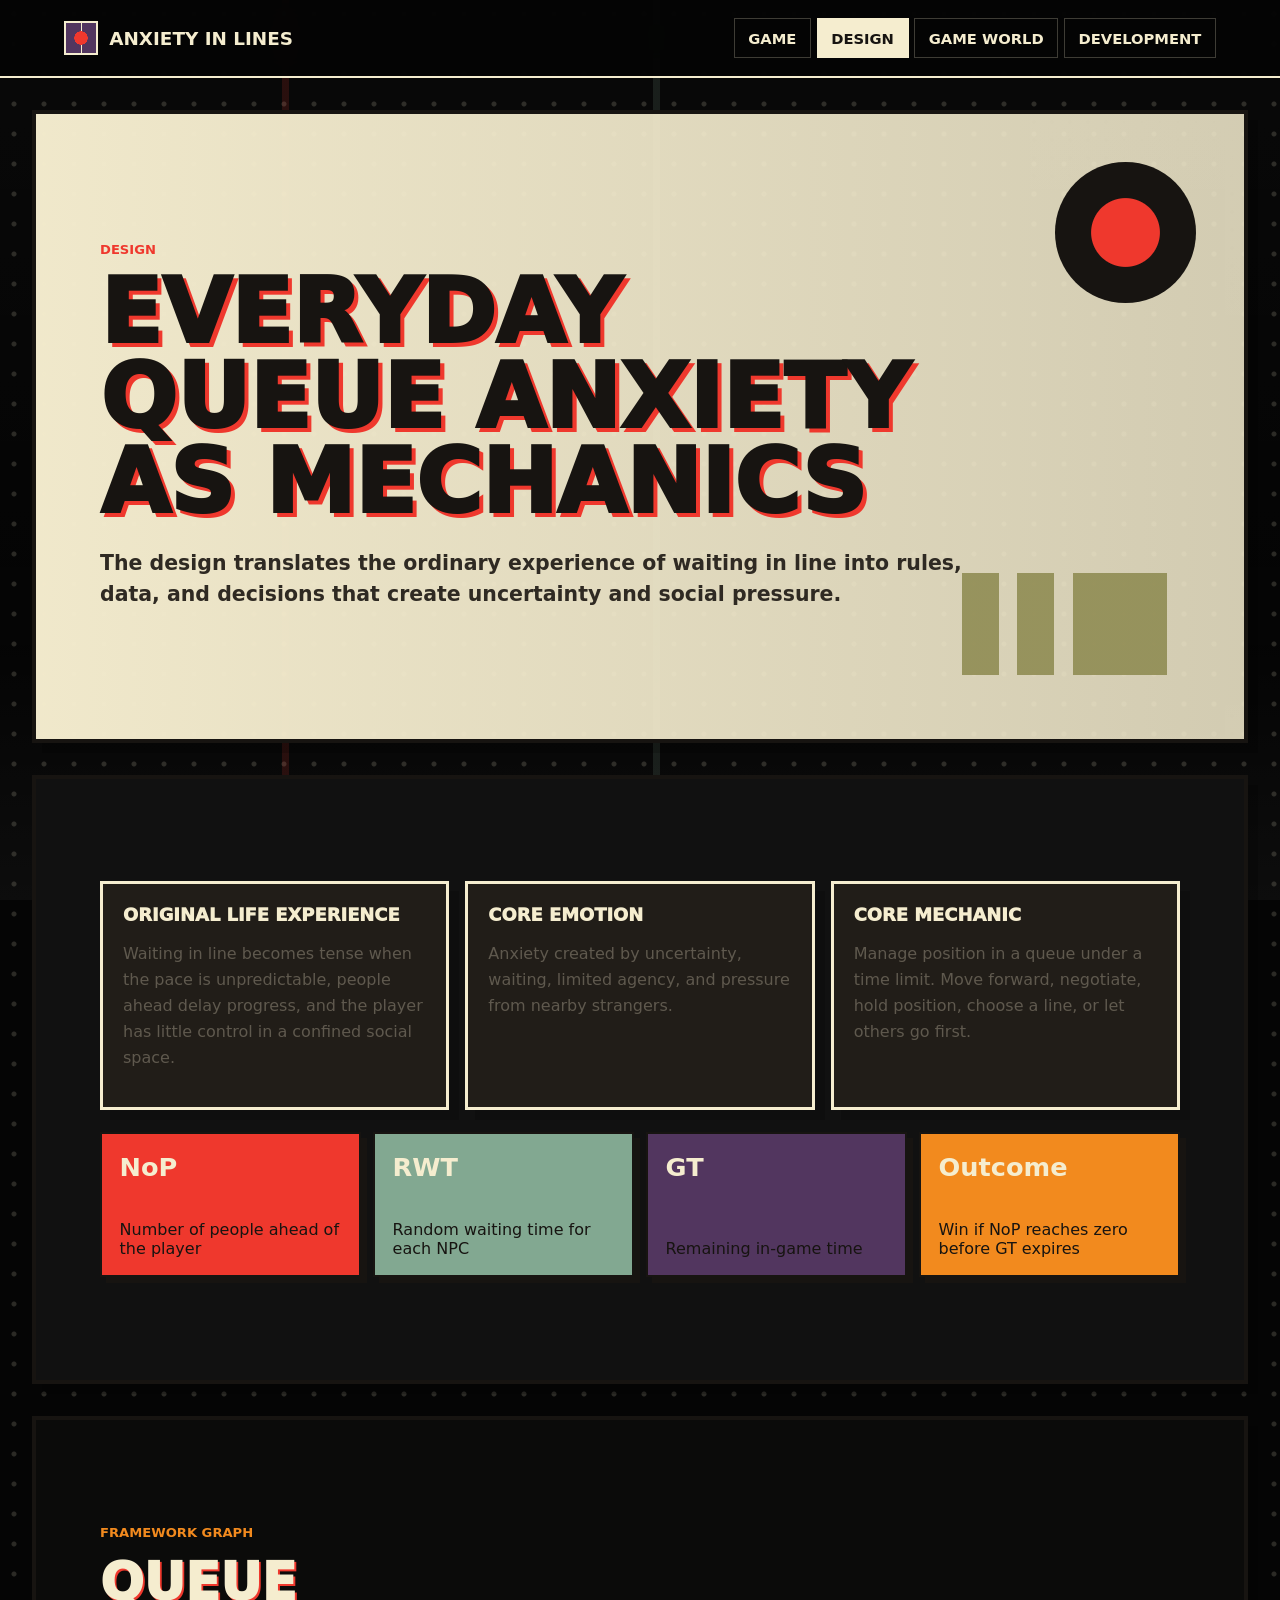
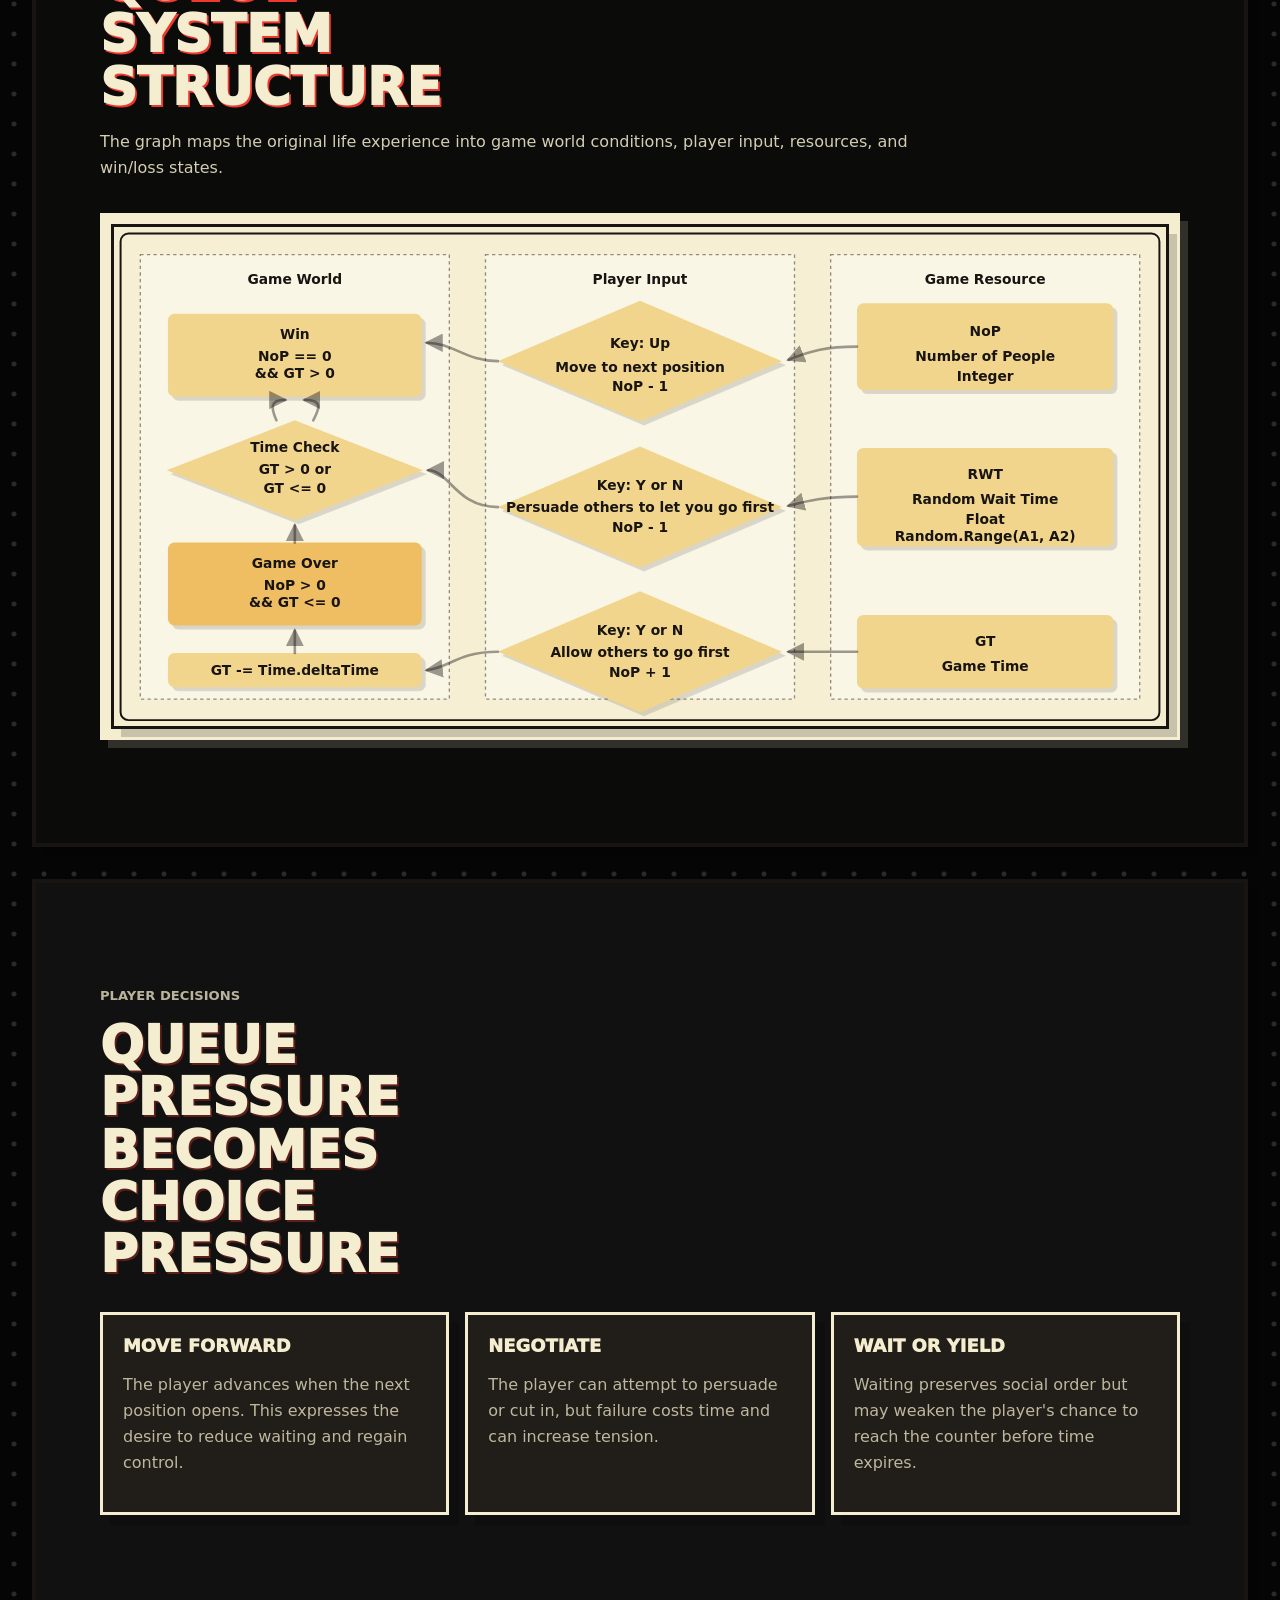
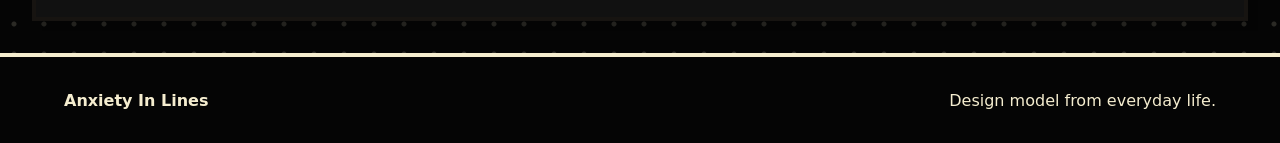
<file: website/design.html>
<!doctype html>
<html lang="en">
  <head>
    <meta charset="utf-8">
    <meta name="viewport" content="width=device-width, initial-scale=1">
    <title>Design - Anxiety In Lines</title>
    <meta name="description" content="Design model for Anxiety In Lines.">
    <link rel="stylesheet" href="styles.css?v=20260623-poster-fix">
  </head>
  <body>
    <header class="site-header">
      <a class="brand" href="index.html" aria-label="Anxiety In Lines home">
        <span class="brand-mark"></span>
        <span>Anxiety In Lines</span>
      </a>
      <nav class="nav" aria-label="Site navigation">
        <a href="index.html">Game</a>
        <a class="active" href="design.html">Design</a>
        <a href="game-world.html">Game World</a>
        <a href="development.html">Development</a>
      </nav>
    </header>

    <main>
      <section class="page-hero">
        <p class="eyebrow">Design</p>
        <h1>Everyday queue anxiety as mechanics</h1>
        <p class="lead">
          The design translates the ordinary experience of waiting in line into rules, data, and decisions that create uncertainty and social pressure.
        </p>
      </section>

      <section class="content-section">
        <div class="design-grid">
          <article>
            <h3>Original Life Experience</h3>
            <p>Waiting in line becomes tense when the pace is unpredictable, people ahead delay progress, and the player has little control in a confined social space.</p>
          </article>
          <article>
            <h3>Core Emotion</h3>
            <p>Anxiety created by uncertainty, waiting, limited agency, and pressure from nearby strangers.</p>
          </article>
          <article>
            <h3>Core Mechanic</h3>
            <p>Manage position in a queue under a time limit. Move forward, negotiate, hold position, choose a line, or let others go first.</p>
          </article>
        </div>

        <div class="data-flow">
          <div class="data-node">
            <span>NoP</span>
            <p>Number of people ahead of the player</p>
          </div>
          <div class="data-node">
            <span>RWT</span>
            <p>Random waiting time for each NPC</p>
          </div>
          <div class="data-node">
            <span>GT</span>
            <p>Remaining in-game time</p>
          </div>
          <div class="data-node outcome">
            <span>Outcome</span>
            <p>Win if NoP reaches zero before GT expires</p>
          </div>
        </div>
      </section>

      <section class="content-section framework-section">
        <div class="section-heading">
          <p class="eyebrow">Framework Graph</p>
          <h2>Queue system structure</h2>
          <p>The graph maps the original life experience into game world conditions, player input, resources, and win/loss states.</p>
        </div>

        <div class="framework-graph" aria-label="Anxiety In Lines game framework graph">
          <svg class="framework-svg" viewBox="0 0 1600 760" role="img" aria-labelledby="frameworkTitle frameworkDesc">
            <title id="frameworkTitle">Anxiety In Lines game framework graph</title>
            <desc id="frameworkDesc">A three-column graph showing game world states, player inputs, and game resources for the queue anxiety game.</desc>
            <defs>
              <marker id="frameworkArrow" markerWidth="7" markerHeight="7" refX="6" refY="3.5" orient="auto">
                <path d="M0,0 L7,3.5 L0,7 Z"></path>
              </marker>
            </defs>

            <rect class="svg-board" x="10" y="10" width="1580" height="740" rx="12"></rect>
            <rect class="svg-column" x="40" y="42" width="470" height="676"></rect>
            <rect class="svg-column" x="565" y="42" width="470" height="676"></rect>
            <rect class="svg-column" x="1090" y="42" width="470" height="676"></rect>

            <text class="svg-heading" x="275" y="86">Game World</text>
            <text class="svg-heading" x="800" y="86">Player Input</text>
            <text class="svg-heading" x="1325" y="86">Game Resource</text>

            <g class="svg-card">
              <rect x="82" y="132" width="386" height="126" rx="10"></rect>
              <text class="svg-title" x="275" y="170">Win</text>
              <text x="275" y="204">NoP == 0</text>
              <text x="275" y="230">&amp;&amp; GT &gt; 0</text>
            </g>

            <g class="svg-diamond">
              <polygon points="275,294 470,370 275,446 80,370"></polygon>
              <text class="svg-title" x="275" y="342">Time Check</text>
              <text x="275" y="376">GT &gt; 0 or</text>
              <text x="275" y="404">GT &lt;= 0</text>
            </g>

            <g class="svg-card svg-card-dark">
              <rect x="82" y="480" width="386" height="126" rx="10"></rect>
              <text class="svg-title" x="275" y="518">Game Over</text>
              <text x="275" y="552">NoP &gt; 0</text>
              <text x="275" y="578">&amp;&amp; GT &lt;= 0</text>
            </g>

            <g class="svg-card">
              <rect x="82" y="648" width="386" height="52" rx="10"></rect>
              <text class="svg-title" x="275" y="682">GT -= Time.deltaTime</text>
            </g>

            <g class="svg-diamond">
              <polygon points="800,112 1016,204 800,296 584,204"></polygon>
              <text class="svg-title" x="800" y="184">Key: Up</text>
              <text x="800" y="220">Move to next position</text>
              <text x="800" y="250">NoP - 1</text>
            </g>

            <g class="svg-diamond">
              <polygon points="800,334 1016,426 800,518 584,426"></polygon>
              <text class="svg-title" x="800" y="400">Key: Y or N</text>
              <text x="800" y="434">Persuade others to let you go first</text>
              <text x="800" y="464">NoP - 1</text>
            </g>

            <g class="svg-diamond">
              <polygon points="800,554 1016,646 800,738 584,646"></polygon>
              <text class="svg-title" x="800" y="620">Key: Y or N</text>
              <text x="800" y="654">Allow others to go first</text>
              <text x="800" y="684">NoP + 1</text>
            </g>

            <g class="svg-card">
              <rect x="1130" y="116" width="390" height="132" rx="10"></rect>
              <text class="svg-title" x="1325" y="166">NoP</text>
              <text x="1325" y="204">Number of People</text>
              <text x="1325" y="234">Integer</text>
            </g>

            <g class="svg-card">
              <rect x="1130" y="336" width="390" height="150" rx="10"></rect>
              <text class="svg-title" x="1325" y="384">RWT</text>
              <text x="1325" y="422">Random Wait Time</text>
              <text x="1325" y="452">Float</text>
              <text x="1325" y="478">Random.Range(A1, A2)</text>
            </g>

            <g class="svg-card">
              <rect x="1130" y="590" width="390" height="112" rx="10"></rect>
              <text class="svg-title" x="1325" y="638">GT</text>
              <text x="1325" y="676">Game Time</text>
            </g>

            <g class="svg-arrow-lines">
              <path d="M1130 182 C1084 182, 1060 188, 1026 202"></path>
              <path d="M1130 410 C1082 410, 1055 416, 1026 424"></path>
              <path d="M1130 646 C1084 646, 1058 646, 1026 646"></path>
              <path d="M584 204 C536 204, 514 176, 476 176"></path>
              <path d="M584 426 C520 426, 510 370, 478 370"></path>
              <path d="M584 646 C522 646, 512 670, 476 674"></path>
              <path d="M275 648 L275 614"></path>
              <path d="M275 480 L275 454"></path>
              <path d="M247 294 C238 274, 238 263, 260 263"></path>
              <path d="M303 294 C314 274, 316 263, 290 263"></path>
            </g>
          </svg>
        </div>
      </section>

      <section class="content-section build-section">
        <div class="section-heading">
          <p class="eyebrow">Player Decisions</p>
          <h2>Queue pressure becomes choice pressure</h2>
        </div>
        <div class="build-grid">
          <article>
            <h3>Move forward</h3>
            <p>The player advances when the next position opens. This expresses the desire to reduce waiting and regain control.</p>
          </article>
          <article>
            <h3>Negotiate</h3>
            <p>The player can attempt to persuade or cut in, but failure costs time and can increase tension.</p>
          </article>
          <article>
            <h3>Wait or yield</h3>
            <p>Waiting preserves social order but may weaken the player's chance to reach the counter before time expires.</p>
          </article>
        </div>
      </section>
    </main>

    <footer class="site-footer">
      <span>Anxiety In Lines</span>
      <span>Design model from everyday life.</span>
    </footer>
  </body>
</html>
</file>
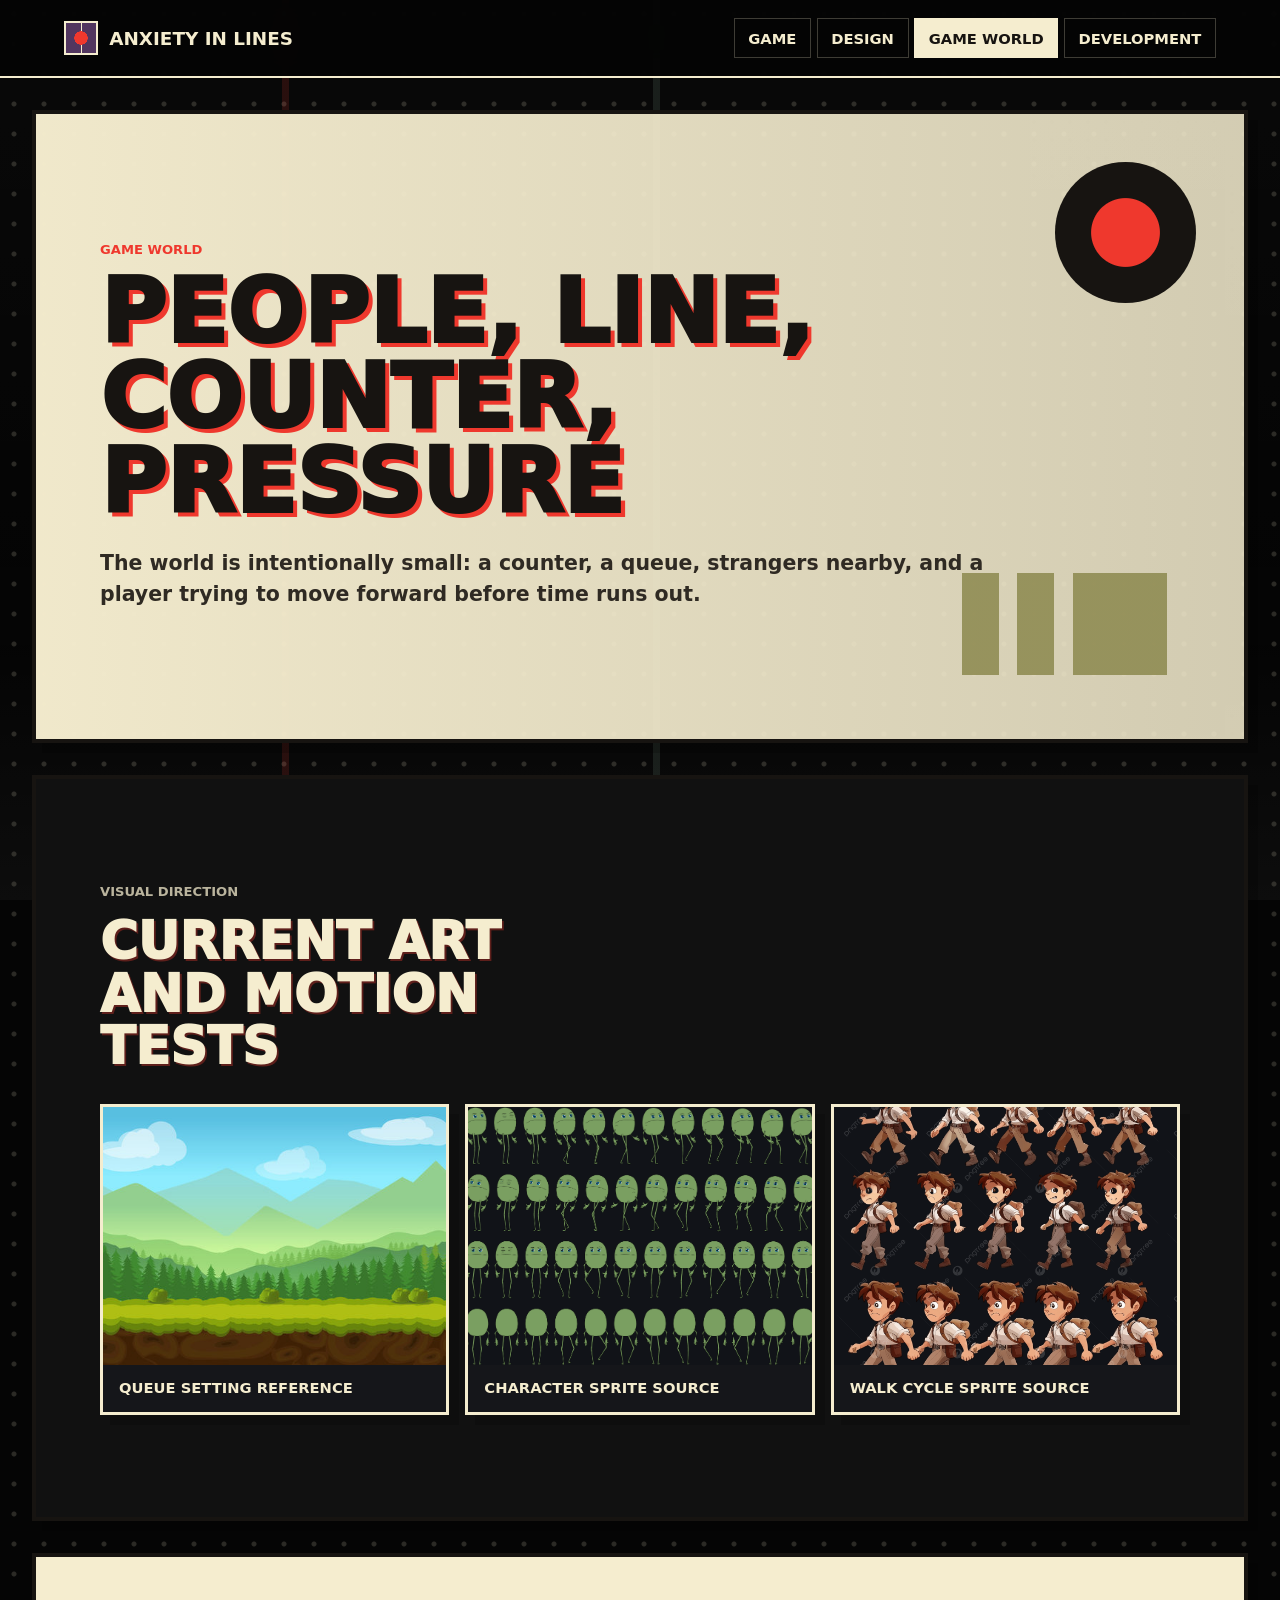
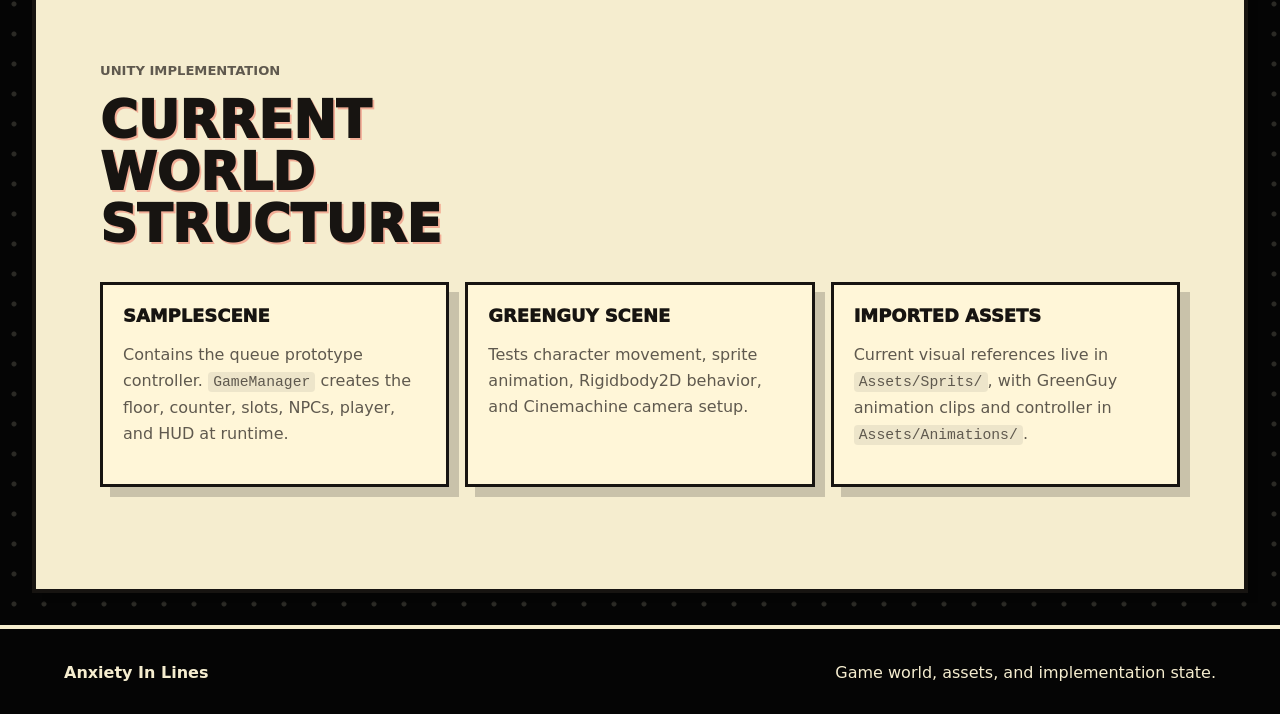
<file: website/game-world.html>
<!doctype html>
<html lang="en">
  <head>
    <meta charset="utf-8">
    <meta name="viewport" content="width=device-width, initial-scale=1">
    <title>Game World - Anxiety In Lines</title>
    <meta name="description" content="Game world, assets, and implementation state for Anxiety In Lines.">
    <link rel="stylesheet" href="styles.css?v=20260623-poster-fix">
  </head>
  <body>
    <header class="site-header">
      <a class="brand" href="index.html" aria-label="Anxiety In Lines home">
        <span class="brand-mark"></span>
        <span>Anxiety In Lines</span>
      </a>
      <nav class="nav" aria-label="Site navigation">
        <a href="index.html">Game</a>
        <a href="design.html">Design</a>
        <a class="active" href="game-world.html">Game World</a>
        <a href="development.html">Development</a>
      </nav>
    </header>

    <main>
      <section class="page-hero">
        <p class="eyebrow">Game World</p>
        <h1>People, line, counter, pressure</h1>
        <p class="lead">
          The world is intentionally small: a counter, a queue, strangers nearby, and a player trying to move forward before time runs out.
        </p>
      </section>

      <section class="content-section asset-section">
        <div class="section-heading">
          <p class="eyebrow">Visual Direction</p>
          <h2>Current art and motion tests</h2>
        </div>
        <div class="asset-grid">
          <figure>
            <img src="assets/sprits/queue-reference.jpg" alt="Queue background reference used in the Unity project">
            <figcaption>Queue setting reference</figcaption>
          </figure>
          <figure>
            <img src="assets/sprits/character-sheet.png" alt="Character sprite sheet imported into the Unity project">
            <figcaption>Character sprite source</figcaption>
          </figure>
          <figure>
            <img src="assets/sprits/walk-cycle-sheet.png" alt="Walk and run cycle sprite sheet imported into the Unity project">
            <figcaption>Walk cycle sprite source</figcaption>
          </figure>
        </div>
      </section>

      <section class="content-section">
        <div class="section-heading">
          <p class="eyebrow">Unity Implementation</p>
          <h2>Current world structure</h2>
        </div>
        <div class="build-grid">
          <article>
            <h3>SampleScene</h3>
            <p>Contains the queue prototype controller. <code>GameManager</code> creates the floor, counter, slots, NPCs, player, and HUD at runtime.</p>
          </article>
          <article>
            <h3>GreenGuy Scene</h3>
            <p>Tests character movement, sprite animation, Rigidbody2D behavior, and Cinemachine camera setup.</p>
          </article>
          <article>
            <h3>Imported Assets</h3>
            <p>Current visual references live in <code>Assets/Sprits/</code>, with GreenGuy animation clips and controller in <code>Assets/Animations/</code>.</p>
          </article>
        </div>
      </section>
    </main>

    <footer class="site-footer">
      <span>Anxiety In Lines</span>
      <span>Game world, assets, and implementation state.</span>
    </footer>
  </body>
</html>
</file>
<file: website/styles.css>
:root {
  --ink: #1d2228;
  --muted: #5d6673;
  --paper: #f8f5ef;
  --surface: #ffffff;
  --line: #d8d3c7;
  --green: #2f7d5f;
  --coral: #d95f45;
  --amber: #d69b2d;
  --blue: #3b6ea8;
  --plum: #7b4f83;
  --shadow: 0 16px 40px rgba(29, 34, 40, 0.12);
}

* {
  box-sizing: border-box;
}

html {
  scroll-behavior: smooth;
}

body {
  margin: 0;
  font-family: Inter, ui-sans-serif, system-ui, -apple-system, BlinkMacSystemFont, "Segoe UI", sans-serif;
  color: var(--ink);
  background:
    radial-gradient(circle at 1px 1px, rgba(29, 34, 40, 0.12) 1px, transparent 0) 0 0 / 22px 22px,
    var(--paper);
}

a {
  color: inherit;
}

code {
  font-family: "SFMono-Regular", Consolas, monospace;
  font-size: 0.92em;
  background: rgba(29, 34, 40, 0.08);
  padding: 0.12rem 0.32rem;
  border-radius: 4px;
}

.site-header {
  position: sticky;
  top: 0;
  z-index: 10;
  display: flex;
  justify-content: space-between;
  align-items: center;
  gap: 1rem;
  min-height: 64px;
  padding: 0 5vw;
  background: rgba(248, 245, 239, 0.9);
  border-bottom: 1px solid var(--line);
  backdrop-filter: blur(14px);
}

.brand {
  display: inline-flex;
  align-items: center;
  gap: 0.7rem;
  font-weight: 800;
  text-decoration: none;
}

.brand-mark {
  width: 28px;
  height: 28px;
  border-radius: 50%;
  background:
    linear-gradient(90deg, transparent 45%, var(--paper) 45%, var(--paper) 55%, transparent 55%),
    var(--green);
  border: 2px solid var(--ink);
}

.nav {
  display: flex;
  gap: 0.35rem;
  flex-wrap: wrap;
  justify-content: flex-end;
}

.nav a,
.button {
  min-height: 40px;
  display: inline-flex;
  align-items: center;
  justify-content: center;
  padding: 0.6rem 0.85rem;
  border-radius: 8px;
  text-decoration: none;
  font-size: 0.92rem;
  font-weight: 700;
}

.nav a:hover {
  background: rgba(47, 125, 95, 0.12);
}

.nav a.active {
  color: white;
  background: var(--ink);
}

.hero {
  min-height: calc(100vh - 64px);
  display: grid;
  grid-template-columns: minmax(0, 0.95fr) minmax(360px, 1.05fr);
  gap: clamp(2rem, 6vw, 5rem);
  align-items: center;
  padding: 7vh 5vw 8vh;
}

.hero-copy {
  max-width: 760px;
}

.page-hero {
  min-height: 48vh;
  display: grid;
  align-content: center;
  padding: clamp(4rem, 10vw, 8rem) 5vw;
  border-bottom: 2px solid var(--ink);
  background:
    linear-gradient(90deg, rgba(255, 255, 255, 0.7), rgba(255, 255, 255, 0.28)),
    radial-gradient(circle at 1px 1px, rgba(29, 34, 40, 0.11) 1px, transparent 0) 0 0 / 20px 20px,
    #eee7d9;
}

.page-hero h1 {
  max-width: 13ch;
  font-size: clamp(3rem, 7vw, 6.6rem);
}

.eyebrow {
  margin: 0 0 0.8rem;
  color: var(--green);
  font-size: 0.78rem;
  font-weight: 900;
  letter-spacing: 0;
  text-transform: uppercase;
}

h1,
h2,
h3,
p {
  overflow-wrap: break-word;
}

h1 {
  margin: 0;
  max-width: 11ch;
  font-size: clamp(3.2rem, 8vw, 7.6rem);
  line-height: 0.95;
  letter-spacing: 0;
}

h2 {
  margin: 0;
  font-size: clamp(2rem, 4vw, 4rem);
  line-height: 1.02;
  letter-spacing: 0;
}

h3 {
  margin: 0 0 0.65rem;
  font-size: 1.12rem;
  letter-spacing: 0;
}

.lead {
  max-width: 64ch;
  margin: 1.4rem 0 0;
  color: var(--muted);
  font-size: clamp(1.05rem, 2vw, 1.28rem);
  line-height: 1.55;
}

.hero-actions {
  display: flex;
  flex-wrap: wrap;
  gap: 0.7rem;
  margin-top: 2rem;
}

.button {
  border: 2px solid var(--ink);
}

.button.primary {
  background: var(--ink);
  color: white;
}

.button.secondary {
  background: var(--surface);
}

.queue-stage {
  min-height: 560px;
  position: relative;
  overflow: hidden;
  padding: 2rem;
  background: var(--surface);
  border: 2px solid var(--ink);
  border-radius: 8px;
  box-shadow: var(--shadow);
}

.counter {
  position: absolute;
  top: 2rem;
  left: 50%;
  transform: translateX(-50%);
  width: min(78%, 430px);
  padding: 1rem;
  text-align: center;
  font-weight: 900;
  color: white;
  background: var(--green);
  border: 2px solid var(--ink);
}

.lane {
  height: 100%;
  min-height: 470px;
  display: grid;
  align-content: end;
  justify-items: center;
  gap: 1.05rem;
  padding-top: 5rem;
}

.lane::before {
  content: "";
  position: absolute;
  top: 6.4rem;
  bottom: 7rem;
  left: 50%;
  width: 4px;
  transform: translateX(-50%);
  background: var(--line);
}

.person {
  position: relative;
  width: 64px;
  height: 64px;
  border: 2px solid var(--ink);
  border-radius: 50%;
  background: var(--amber);
  box-shadow: 0 6px 0 rgba(29, 34, 40, 0.16);
}

.person::after {
  content: "";
  position: absolute;
  left: 50%;
  bottom: -30px;
  width: 42px;
  height: 26px;
  transform: translateX(-50%);
  border: 2px solid var(--ink);
  border-top: 0;
  background: inherit;
}

.person.served {
  background: var(--green);
}

.person.anxious {
  background: var(--coral);
}

.person.slow {
  background: var(--plum);
}

.person.player {
  background: var(--blue);
  outline: 5px solid rgba(59, 110, 168, 0.2);
}

.person.waiting {
  background: #c7b65a;
}

.stage-panel {
  position: absolute;
  right: 1.2rem;
  bottom: 1.2rem;
  display: grid;
  gap: 0.45rem;
  min-width: 180px;
  padding: 0.9rem;
  background: var(--paper);
  border: 2px solid var(--ink);
  border-radius: 8px;
  font-weight: 800;
}

.status-band {
  display: grid;
  grid-template-columns: repeat(4, minmax(0, 1fr));
  border-top: 2px solid var(--ink);
  border-bottom: 2px solid var(--ink);
  background: var(--ink);
  color: white;
}

.status-band div {
  min-height: 110px;
  padding: 1.25rem 5vw;
  border-right: 1px solid rgba(255, 255, 255, 0.22);
}

.status-band strong {
  display: block;
  margin-top: 0.45rem;
  font-size: clamp(1rem, 2vw, 1.35rem);
}

.status-label {
  color: rgba(255, 255, 255, 0.62);
  font-size: 0.78rem;
  font-weight: 900;
  text-transform: uppercase;
}

.split-section,
.content-section {
  padding: clamp(3.5rem, 8vw, 7rem) 5vw;
}

.split-section {
  display: grid;
  grid-template-columns: minmax(260px, 0.7fr) minmax(0, 1.3fr);
  gap: clamp(1.5rem, 5vw, 4rem);
  align-items: start;
  background: #ece9e1;
  border-bottom: 1px solid var(--line);
}

.section-copy p,
.section-heading p,
.design-grid p,
.build-grid p,
.game-fallback p {
  color: var(--muted);
  line-height: 1.62;
}

.game-frame-wrap {
  position: relative;
  min-height: 520px;
  border: 2px solid var(--ink);
  border-radius: 8px;
  background: #111318;
  overflow: hidden;
  box-shadow: var(--shadow);
}

#gameFrame {
  display: block;
  width: 100%;
  height: 620px;
  border: 0;
  background: #111318;
}

.game-fallback {
  position: absolute;
  inset: 0;
  display: none;
  place-content: center;
  padding: 2rem;
  text-align: center;
  background:
    linear-gradient(90deg, rgba(255, 255, 255, 0.04) 1px, transparent 1px) 0 0 / 28px 28px,
    linear-gradient(0deg, rgba(255, 255, 255, 0.04) 1px, transparent 1px) 0 0 / 28px 28px,
    #111318;
  color: white;
}

.game-fallback h3 {
  font-size: clamp(1.6rem, 4vw, 3rem);
}

.game-fallback p {
  max-width: 58ch;
  margin: 0.75rem auto 0;
  color: rgba(255, 255, 255, 0.72);
}

.section-heading {
  max-width: 860px;
  margin-bottom: 2rem;
}

.design-grid,
.build-grid,
.asset-grid {
  display: grid;
  grid-template-columns: repeat(3, minmax(0, 1fr));
  gap: 1rem;
}

.design-grid article,
.build-grid article,
.timeline-card {
  padding: 1.25rem;
  background: var(--surface);
  border: 1px solid var(--line);
  border-radius: 8px;
}

.data-flow {
  display: grid;
  grid-template-columns: repeat(4, minmax(0, 1fr));
  gap: 0.75rem;
  margin-top: 1.4rem;
}

.data-node {
  min-height: 145px;
  padding: 1.1rem;
  display: grid;
  align-content: space-between;
  background: #f0d99c;
  border: 2px solid var(--ink);
  border-radius: 8px;
}

.data-node span {
  font-size: 1.6rem;
  font-weight: 900;
}

.data-node p {
  margin: 0;
  color: var(--ink);
}

.data-node:nth-child(2) {
  background: #d7c7df;
}

.data-node:nth-child(3) {
  background: #b9d2c5;
}

.data-node.outcome {
  background: #e8b3a5;
}

.framework-section {
  background: #f4efe3;
  border-top: 1px solid var(--line);
  border-bottom: 1px solid var(--line);
}

.framework-graph {
  overflow-x: auto;
  overflow-y: hidden;
  padding: 0.5rem;
}

.framework-svg {
  display: block;
  min-width: 980px;
  width: 100%;
  height: auto;
  border-radius: 8px;
  box-shadow: var(--shadow);
}

.svg-board {
  fill: #fffaf0;
  stroke: var(--ink);
  stroke-width: 3;
}

.svg-column {
  fill: rgba(255, 255, 255, 0.42);
  stroke: rgba(29, 34, 40, 0.4);
  stroke-width: 2;
  stroke-dasharray: 5 5;
}

.svg-card rect,
.svg-diamond polygon {
  fill: #f3d79a;
  stroke: none;
  filter: drop-shadow(0 5px 0 rgba(29, 34, 40, 0.12));
}

.svg-card-dark rect {
  fill: #efc073;
}

.svg-heading,
.svg-title,
.framework-svg text {
  fill: var(--ink);
  font-family: Inter, ui-sans-serif, system-ui, -apple-system, BlinkMacSystemFont, "Segoe UI", sans-serif;
  text-anchor: middle;
  letter-spacing: 0;
}

.svg-heading {
  font-size: 25px;
  font-weight: 900;
}

.svg-title {
  font-size: 24px;
  font-weight: 900;
}

.framework-svg text {
  font-size: 21px;
  font-weight: 600;
}

.svg-arrow-lines path {
  fill: none;
  stroke: rgba(29, 34, 40, 0.45);
  stroke-width: 4;
  stroke-linecap: round;
  stroke-linejoin: round;
  marker-end: url("#frameworkArrow");
}

.framework-svg marker path {
  fill: rgba(29, 34, 40, 0.45);
  stroke: none;
}

.asset-section {
  background: #26252a;
  color: white;
}

.asset-section .eyebrow {
  color: #8bd0ad;
}

.asset-grid figure {
  margin: 0;
  overflow: hidden;
  background: #15161a;
  border: 1px solid rgba(255, 255, 255, 0.16);
  border-radius: 8px;
}

.asset-grid img {
  display: block;
  width: 100%;
  aspect-ratio: 4 / 3;
  object-fit: cover;
  background: #111318;
}

.asset-grid figcaption {
  padding: 0.9rem 1rem 1rem;
  color: rgba(255, 255, 255, 0.75);
  font-size: 0.92rem;
}

.timeline {
  display: grid;
  gap: 0.9rem;
}

.timeline-card {
  display: grid;
  grid-template-columns: 150px minmax(0, 1fr);
  gap: 1rem;
  align-items: start;
}

.timeline-number {
  font-weight: 900;
  color: var(--coral);
}

.timeline-card h3 {
  margin-bottom: 0.35rem;
}

.timeline-card p {
  margin: 0;
  color: var(--muted);
  line-height: 1.55;
}

.build-section {
  background: #eef2ef;
}

.site-footer {
  min-height: 90px;
  display: flex;
  justify-content: space-between;
  align-items: center;
  gap: 1rem;
  padding: 1.5rem 5vw;
  color: white;
  background: var(--ink);
}

.site-footer span:first-child {
  font-weight: 900;
}

@media (max-width: 980px) {
  .hero,
  .split-section {
    grid-template-columns: 1fr;
  }

  .hero {
    min-height: auto;
  }

  .status-band,
  .design-grid,
  .build-grid,
  .asset-grid,
  .data-flow {
    grid-template-columns: repeat(2, minmax(0, 1fr));
  }
}

@media (max-width: 640px) {
  .site-header {
    position: static;
    align-items: flex-start;
    flex-direction: column;
    padding-top: 1rem;
    padding-bottom: 1rem;
  }

  .nav {
    justify-content: flex-start;
  }

  .hero {
    padding-top: 3rem;
  }

  .queue-stage {
    min-height: 500px;
    padding: 1rem;
  }

  .status-band,
  .design-grid,
  .build-grid,
  .asset-grid,
  .data-flow,
  .timeline-card {
    grid-template-columns: 1fr;
  }

  .status-band div {
    min-height: 86px;
  }

  #gameFrame {
    height: 480px;
  }

  .site-footer {
    align-items: flex-start;
    flex-direction: column;
  }
}

/* Poster-style visual pass inspired by bold retro East Asian typography posters. */
:root {
  --ink: #171411;
  --muted: #5f594e;
  --paper: #f5edcf;
  --surface: #fff6d8;
  --line: #2a251e;
  --green: #82a891;
  --coral: #ef382d;
  --amber: #f28a1e;
  --blue: #0f78a0;
  --plum: #52365f;
  --olive: #8a874c;
  --shadow: 10px 10px 0 rgba(0, 0, 0, 0.18);
}

body {
  color: var(--ink);
  background:
    radial-gradient(circle at 14px 14px, rgba(245, 237, 207, 0.16) 2px, transparent 3px) 0 0 / 30px 30px,
    #050505;
}

body::before {
  content: "";
  position: fixed;
  inset: 0;
  z-index: -1;
  pointer-events: none;
  background:
    linear-gradient(90deg, transparent 0 22%, rgba(239, 56, 45, 0.14) 22% 22.6%, transparent 22.6% 51%, rgba(130, 168, 145, 0.14) 51% 51.6%, transparent 51.6%),
    linear-gradient(0deg, rgba(255, 255, 255, 0.035), transparent 30%, rgba(255, 255, 255, 0.02));
}

.site-header {
  min-height: 78px;
  background: rgba(5, 5, 5, 0.93);
  border-bottom: 2px solid var(--paper);
  color: var(--paper);
}

.brand {
  font-size: 1.15rem;
  letter-spacing: 0;
  text-transform: uppercase;
}

.brand-mark {
  width: 34px;
  height: 34px;
  border-radius: 0;
  background:
    radial-gradient(circle at 50% 50%, var(--coral) 0 31%, transparent 32%),
    linear-gradient(90deg, var(--plum) 0 49%, var(--paper) 49% 54%, var(--plum) 54%);
  border-color: var(--paper);
}

.nav a {
  border: 1px solid rgba(245, 237, 207, 0.24);
  border-radius: 0;
  color: var(--paper);
  text-transform: uppercase;
}

.nav a:hover,
.nav a.active {
  color: var(--ink);
  background: var(--paper);
}

.hero,
.page-hero {
  position: relative;
  isolation: isolate;
  background:
    linear-gradient(90deg, rgba(245, 237, 207, 0.98), rgba(245, 237, 207, 0.86)),
    radial-gradient(circle at 8px 8px, rgba(23, 20, 17, 0.13) 1px, transparent 2px) 0 0 / 18px 18px;
  border: 4px solid var(--ink);
  margin: clamp(1rem, 3vw, 2rem);
  box-shadow: var(--shadow);
  overflow: hidden;
}

.hero::before,
.page-hero::before {
  content: "";
  position: absolute;
  z-index: 0;
  right: clamp(1rem, 4vw, 3rem);
  top: clamp(1rem, 4vw, 3rem);
  width: clamp(70px, 11vw, 160px);
  aspect-ratio: 1;
  background:
    radial-gradient(circle at center, var(--coral) 0 34%, transparent 35%),
    var(--ink);
  border-radius: 50%;
}

.hero::after,
.page-hero::after {
  content: "";
  position: absolute;
  z-index: 0;
  right: clamp(1rem, 6vw, 5rem);
  bottom: clamp(1rem, 5vw, 4rem);
  width: clamp(90px, 16vw, 260px);
  height: clamp(42px, 8vw, 130px);
  background:
    linear-gradient(90deg, var(--olive) 0 18%, transparent 18% 27%, var(--olive) 27% 45%, transparent 45% 54%, var(--olive) 54% 100%);
  opacity: 0.84;
}

.hero > *,
.page-hero > * {
  position: relative;
  z-index: 1;
}

h1,
h2 {
  max-width: 12ch;
  font-weight: 950;
  text-transform: uppercase;
}

h1 {
  color: var(--ink);
  text-shadow: 0.045em 0.045em 0 var(--coral);
}

h2 {
  text-shadow: 0.035em 0.035em 0 rgba(239, 56, 45, 0.35);
}

h3 {
  font-weight: 950;
  text-transform: uppercase;
}

.eyebrow {
  color: var(--coral);
  font-size: 0.82rem;
}

.lead {
  color: #2f2a23;
  font-weight: 650;
}

.button {
  border: 2px solid var(--ink);
  border-radius: 0;
  box-shadow: 5px 5px 0 var(--ink);
  text-transform: uppercase;
}

.button.primary {
  background: var(--coral);
  color: var(--paper);
}

.button.secondary {
  background: var(--green);
  color: var(--ink);
}

.queue-stage,
.game-frame-wrap,
.framework-svg,
.asset-grid figure,
.design-grid article,
.build-grid article,
.timeline-card {
  border: 3px solid var(--ink);
  border-radius: 0;
  box-shadow: var(--shadow);
}

.queue-stage {
  background:
    radial-gradient(circle at 8px 8px, rgba(23, 20, 17, 0.1) 1px, transparent 2px) 0 0 / 18px 18px,
    var(--surface);
}

.counter {
  border-radius: 0;
  background: var(--ink);
  color: var(--paper);
}

.person {
  border-width: 3px;
  box-shadow: 6px 6px 0 rgba(0, 0, 0, 0.18);
}

.stage-panel {
  border-radius: 0;
  background: var(--coral);
  color: var(--paper);
}

.status-band {
  margin: 0 clamp(1rem, 3vw, 2rem);
  border: 4px solid var(--paper);
  background: #050505;
}

.status-band div:nth-child(1) {
  background: var(--plum);
}

.status-band div:nth-child(2) {
  background: var(--coral);
}

.status-band div:nth-child(3) {
  background: var(--green);
  color: var(--ink);
}

.status-band div:nth-child(4) {
  background: var(--olive);
}

.status-label {
  color: currentColor;
  opacity: 0.72;
}

.split-section,
.content-section {
  margin: clamp(1rem, 3vw, 2rem);
  background: var(--paper);
  border: 4px solid var(--ink);
  box-shadow: var(--shadow);
}

.content-section:nth-of-type(even),
.build-section {
  background: #111;
  color: var(--paper);
}

.content-section:nth-of-type(even) .section-copy p,
.content-section:nth-of-type(even) .section-heading p,
.content-section:nth-of-type(even) .build-grid p,
.content-section:nth-of-type(even) .timeline-card p,
.build-section .section-heading p,
.build-section .build-grid p {
  color: rgba(245, 237, 207, 0.74);
}

.design-grid article,
.build-grid article,
.timeline-card {
  background: var(--surface);
}

.content-section:nth-of-type(even) .design-grid article,
.content-section:nth-of-type(even) .build-grid article,
.content-section:nth-of-type(even) .timeline-card,
.build-section .build-grid article {
  background: #211d18;
  border-color: var(--paper);
  color: var(--paper);
}

.data-node {
  border-radius: 0;
  box-shadow: 6px 6px 0 var(--ink);
}

.data-node:nth-child(1) {
  background: var(--coral);
  color: var(--paper);
}

.data-node:nth-child(2) {
  background: var(--green);
}

.data-node:nth-child(3) {
  background: var(--plum);
  color: var(--paper);
}

.data-node.outcome {
  background: var(--amber);
}

.framework-section {
  background: #0b0b0a;
}

.framework-section .section-heading h2 {
  color: var(--paper);
  text-shadow: 0.035em 0.035em 0 var(--coral);
}

.framework-section .section-heading p:not(.eyebrow) {
  color: rgba(245, 237, 207, 0.86);
}

.framework-section .eyebrow {
  color: var(--amber);
}

.framework-graph {
  background: var(--paper);
  border: 3px solid var(--paper);
  box-shadow: 8px 8px 0 rgba(245, 237, 207, 0.16);
}

.svg-board {
  fill: #f6efd3;
}

.svg-column {
  stroke: rgba(23, 20, 17, 0.46);
}

.svg-card rect,
.svg-diamond polygon {
  fill: #f2d58d;
  filter: drop-shadow(6px 6px 0 rgba(23, 20, 17, 0.14));
}

.svg-card-dark rect {
  fill: #efbd62;
}

.svg-arrow-lines path {
  stroke: rgba(23, 20, 17, 0.42);
}

.framework-svg marker path {
  fill: rgba(23, 20, 17, 0.42);
}

.asset-section {
  background: #050505;
}

.asset-grid figure {
  border-color: var(--paper);
}

.asset-grid figcaption {
  color: var(--paper);
  font-weight: 850;
  text-transform: uppercase;
}

.timeline-number {
  color: var(--amber);
  font-size: 1.15rem;
}

.site-footer {
  margin-top: 2rem;
  background: #050505;
  border-top: 4px solid var(--paper);
  color: var(--paper);
}

@media (max-width: 640px) {
  .hero,
  .page-hero,
  .split-section,
  .content-section,
  .status-band {
    margin: 0.75rem;
  }

  .hero::before,
  .page-hero::before {
    width: 56px;
  }
}
</file>
